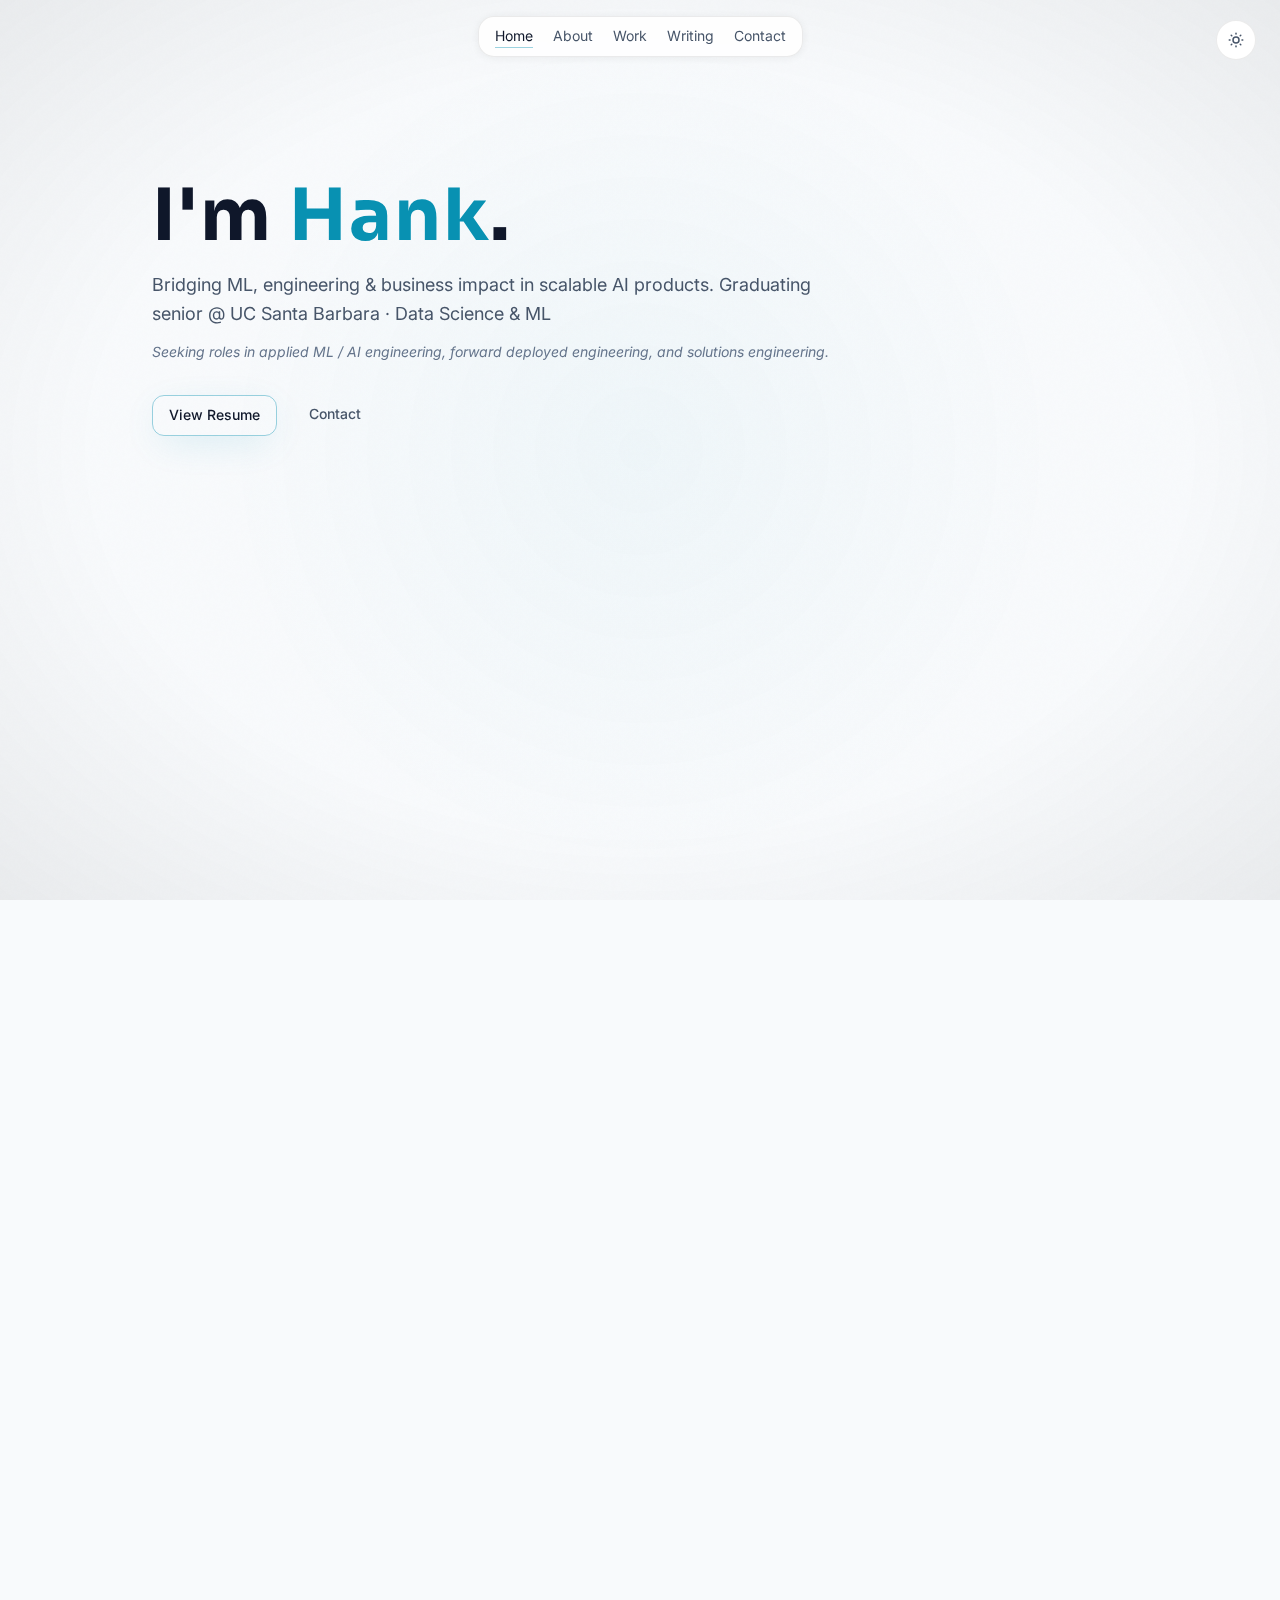
<file: index.html>
<!DOCTYPE html>
<html lang="en">

<head>
    <meta charset="UTF-8">
    <meta name="viewport" content="width=device-width, initial-scale=1.0">
    <meta name="description"
        content="Hank Sha — Bridging ML, engineering & business impact in scalable AI products. Applied ML, AI engineering, and solutions engineering.">
    <meta property="og:title" content="Hank Sha | AI & ML Engineering">
    <meta property="og:description"
        content="Bridging ML, engineering & business impact in scalable AI products. Explore my work in applied ML and AI engineering.">
    <title>Hank Sha</title>
    <!-- Fonts -->
    <link rel="preconnect" href="https://fonts.googleapis.com">
    <link rel="preconnect" href="https://fonts.gstatic.com" crossorigin>
    <link
        href="https://fonts.googleapis.com/css2?family=Inter:wght@400;500;600&family=Sora:wght@400;600;700&display=swap"
        rel="stylesheet">
    <link rel="stylesheet" href="css/style.css">
    <script src="js/theme.js"></script>
</head>

<body>
    <!-- Cursor Aura -->
    <div class="cursor-aura" id="cursor-aura"></div>

    <!-- Theme Toggle -->
    <button id="themeToggle" class="theme-toggle" aria-label="Toggle light mode">
        <svg class="theme-toggle__icon theme-toggle__icon--sun" xmlns="http://www.w3.org/2000/svg" fill="none"
            viewBox="0 0 24 24" stroke="currentColor" stroke-width="2">
            <path stroke-linecap="round" stroke-linejoin="round"
                d="M12 3v1m0 16v1m9-9h-1M4 12H3m15.364 6.364l-.707-.707M6.343 6.343l-.707-.707m12.728 0l-.707.707M6.343 17.657l-.707.707M16 12a4 4 0 11-8 0 4 4 0 018 0z" />
        </svg>
        <svg class="theme-toggle__icon theme-toggle__icon--moon" xmlns="http://www.w3.org/2000/svg" fill="none"
            viewBox="0 0 24 24" stroke="currentColor" stroke-width="2">
            <path stroke-linecap="round" stroke-linejoin="round"
                d="M20.354 15.354A9 9 0 018.646 3.646 9.003 9.003 0 0012 21a9.003 9.003 0 008.354-5.646z" />
        </svg>
    </button>

    <!-- Floating Nav -->
    <nav class="nav">
        <div class="nav__pill">
            <a href="#top" class="nav__link nav__link--active">Home</a>
            <a href="#about" class="nav__link">About</a>
            <a href="#work" class="nav__link">Work</a>
            <a href="#writing" class="nav__link">Writing</a>
            <a href="#contact" class="nav__link">Contact</a>
        </div>
    </nav>

    <main class="container" id="top">
        <!-- Hero Section -->
        <header class="section section--hero">
            <div class="hero__layout">
                <div class="hero__text">
                    <h1 class="hero__title">
                        I'm <span class="text-cyan">Hank</span>.
                    </h1>
                    <p class="hero__subtitle">Bridging ML, engineering &amp; business impact in scalable AI products.
                        Graduating senior @ UC Santa Barbara &middot; Data Science &amp; ML</p>
                    <p class="hero__seeking">Seeking roles in applied ML / AI engineering, forward deployed engineering,
                        and solutions engineering.</p>
                    <div class="hero__cta">
                        <a href="/resume" class="btn btn--primary">View Resume</a>
                        <a href="#contact" class="btn btn--ghost">Contact</a>
                    </div>
                </div>
            </div>
        </header>

        <!-- About Section -->
        <section class="section fade-in" id="about">
            <h2 class="section__title">About</h2>
            <p class="about__tagline">AI enthusiast interested in scaling AI systems.</p>
            <p>I enjoy working across the stack—from ML research to building AI systems that solve real-world problems.
            </p>
            <p>
                Outside of work, I write blogs, train at the gym, explore new music, and occasionally experiment in the
                kitchen.
            </p>

        </section>



        <!-- Skill Map Section -->
        <section class="section fade-in" id="skills">
            <h2 class="section__title">Skill Map</h2>
            <p class="section__intro"></p>
            <div class="skill-grid">
                <div class="skill-column skill-column--strong">
                    <h3 class="skill-column__title">Strong</h3>
                    <ul class="skill-list">
                        <li>Python for production ML (NumPy, PyTorch, pandas)</li>
                        <li>Technical writing &amp; documentation</li>
                        <li>Rapid domain ramp-up</li>
                        <li>Signal extraction (identifying core constraints vs. noise)</li>
                        <li>Structured problem clarification</li>
                        <li>Communicating tradeoffs &amp; uncertainty</li>
                    </ul>
                </div>
                <div class="skill-column skill-column--moderate">
                    <h3 class="skill-column__title">Working Knowledge</h3>
                    <ul class="skill-list">
                        <li>LLM &amp; Transformer systems</li>
                        <li>Experiment design &amp; evaluation pipelines</li>
                        <li>Statistical modeling</li>
                        <li>Cross-functional collaboration</li>
                        <li>JavaScript / lightweight frontend integration</li>
                        <li>Operating under ambiguous requirements</li>
                    </ul>
                </div>
                <div class="skill-column skill-column--growing">
                    <h3 class="skill-column__title">Currently Expanding</h3>
                    <ul class="skill-list">
                        <li>GPU-level optimization (CUDA fundamentals)</li>
                        <li>Distributed training systems</li>
                        <li>Advanced LLM interpretability tooling</li>
                        <li>Technical leadership in multi-person builds</li>
                    </ul>
                </div>
            </div>
        </section>

        <!-- Building/Learning in Public Section -->
        <section class="section fade-in" id="writing">
            <h2 class="section__title">Building/Learning in Public</h2>
            <div class="writing-intro">
                <p>I write to clarify my own thinking. Publishing creates accountability and invites correction from
                    people who know more than I do.</p>
            </div>

            <div class="writing-links">
                <h3 class="writing-links__title">Selected Writing</h3>
                <ul class="writing-list">
                    <li>
                        <a href="https://medium.com/@cubeerea/ai-prompts-i-use-everyday-37f71a7b3cde"
                            class="writing-list__link">5 AI Prompts That Will Seriously Save You 20+ Hours a Week (Free
                            Guide)</a>
                        <span class="writing-list__meta">— Sharing AI prompts in my workflow.</span>
                    </li>
                    <li>
                        <a href="https://medium.com/@cubeerea/5-steps-to-memorizing-the-autograd-implementation-for-good-9e49b683fe9c"
                            class="writing-list__link">Under the Hood of Neural Networks: Implementing Autograd from
                            Scratch</a>
                        <span class="writing-list__meta">— Technical notes on Autograd implementation.</span>
                    </li>
                </ul>
                <p class="writing-cta">
                    <a href="https://medium.com/@cubeerea">More writing on Medium &rarr;</a>
                </p>
            </div>

            <div class="writing-links">
                <h3 class="writing-links__title">Competitions</h3>
                <ul class="writing-list">
                    <li>
                        <a href="https://devpost.com/software/project-nexus" class="writing-list__link" target="_blank"
                            rel="noopener noreferrer">Data4Good Datathon — 1st Place, Civic Engagement &amp; Policy
                            Track</a>
                        <span class="writing-list__meta">— UCSB, 2026. Won the Civic Engagement &amp; Policy track at
                            the Data4Good hackathon.</span>
                    </li>
                </ul>
            </div>
        </section>

        <!-- Selected Work -->
        <section class="section fade-in" id="work">
            <h2 class="section__title">Selected Work</h2>
            <p class="section__intro">Applications of the above. Each follows: Context &rarr; Action &rarr; Lessons</p>

            <!-- Research Role -->
            <article class="experience-card" data-expanded="false">
                <button class="experience-card__header" aria-expanded="false">
                    <div class="experience-card__summary">
                        <h3 class="experience-card__title">Research Assistant</h3>
                        <span class="experience-card__meta">Jun 2025 – Present · Yuzhou Chen's Lab · LLMs, Graph
                            Unlearning</span>
                    </div>
                    <span class="experience-card__toggle" aria-hidden="true">+</span>
                </button>
                <div class="experience-card__content">
                    <div class="experience-card__tldr">
                        <div class="experience-card__tldr-item">
                            <span class="experience-card__tldr-label">The Gist:</span>
                            <span class="experience-card__tldr-value">Second author on research involving LLMs and Graph
                                Unlearning. Built experimental pipelines and optimized local model inference under
                                compute constraints.</span>
                        </div>
                        <div class="experience-card__tldr-item">
                            <span class="experience-card__tldr-label">Key Win:</span>
                            <span class="experience-card__tldr-value">Achieved a 4x speedup in experiment runtimes by
                                optimizing CUDA configurations and quantization settings.</span>
                        </div>
                        <div class="experience-card__tldr-item">
                            <span class="experience-card__tldr-label">Skills:</span>
                            <span class="experience-card__tldr-value">PyTorch, Hugging Face, CUDA, Graph Neural
                                Networks.</span>
                        </div>
                    </div>
                    <hr class="experience-card__divider">
                    <div class="experience-card__section">
                        <h4>Context</h4>
                        <p>Research assistant on projects involving large language models, graph unlearning, and
                            topological graph structures. Primary responsibilities: replicating results from existing
                            papers, implementing experimental pipelines, and supporting ongoing research. Second author
                            on a paper exploring the use of LLMs for node and graph unlearning tasks.</p>
                        <p>Constraints: limited compute budget, tight publication timelines, no dedicated
                            infrastructure.</p>
                    </div>
                    <div class="experience-card__section">
                        <h4>Action</h4>
                        <p><strong>Model inference & systems work:</strong> Set up local inference for an open-source
                            Hugging Face model on my own machine. Worked directly with CUDA, VRAM constraints, and
                            memory optimization. Evaluated vLLM as a serving framework for improved throughput;
                            determined that setup complexity and time constraints made it impractical for this project.
                            Made a deliberate decision to revert to a simpler CUDA-based configuration. Optimized
                            quantization settings and achieved ~4x speedup in experiment runtime.</p>
                        <p><strong>Data collection & tooling:</strong> Tasked with collecting datasets related to AI
                            conference discourse on X (Twitter)—follower graphs, post content, engagement data. Assessed
                            that building a custom scraping solution would be slow, brittle, and blocked by rate limits
                            and firewalls. Recommended using existing third-party tools. No single tool satisfied all
                            requirements, so I combined multiple tools to assemble the dataset—effectively a
                            "frankensteined" pipeline that prioritized speed and reliability over elegance.</p>
                    </div>
                    <div class="experience-card__section">
                        <h4>Lessons</h4>
                        <ul>
                            <li>Sophistication has overhead. A simpler CUDA setup outperformed a more advanced serving
                                framework given the constraints. Knowing when not to use a tool is as important as
                                knowing how.</li>
                            <li>Economic thinking applies to research. Time spent building infrastructure is time not
                                spent running experiments. I learned to evaluate build-vs-buy tradeoffs quickly.</li>
                            <li>Execution quality matters. Replication work and pipeline implementation aren't
                                glamorous, but they're where most research actually happens. Doing them reliably builds
                                trust.</li>
                            <li>Scrappy solutions can be correct solutions. The data pipeline wasn't elegant, but it
                                worked, and the alternative would have taken weeks longer.</li>
                        </ul>
                    </div>
                </div>
            </article>

            <!-- Venture Scout -->
            <article class="experience-card" data-expanded="false">
                <button class="experience-card__header" aria-expanded="false">
                    <div class="experience-card__summary">
                        <h3 class="experience-card__title">Venture Scout</h3>
                        <span class="experience-card__meta">Oct 2025 – Present · Bouken Capital</span>
                    </div>
                    <span class="experience-card__toggle" aria-hidden="true">+</span>
                </button>
                <div class="experience-card__content">
                    <div class="experience-card__tldr">
                        <div class="experience-card__tldr-item">
                            <span class="experience-card__tldr-label">The Gist:</span>
                            <span class="experience-card__tldr-value">Developed a commercial lens for evaluating AI and
                                deep-tech startups at pre-seed and seed stages.</span>
                        </div>
                        <div class="experience-card__tldr-item">
                            <span class="experience-card__tldr-label">Key Win:</span>
                            <span class="experience-card__tldr-value">Built strong technical communication and sourcing
                                skills, bridging deep-tech capabilities with market viability.</span>
                        </div>
                        <div class="experience-card__tldr-item">
                            <span class="experience-card__tldr-label">Skills:</span>
                            <span class="experience-card__tldr-value">Startup Evaluation, Market Research, Professional
                                Outreach.</span>
                        </div>
                    </div>
                    <hr class="experience-card__divider">
                    <div class="experience-card__section">
                        <h4>Context</h4>
                        <p>Part-time scout role at an early-stage fund (pre-seed, seed, early Series A) investing across
                            AI, deep tech, energy, cleantech, and web3. This was a sourcing and light evaluation
                            role—not deal-leading or deep diligence. I did not make or influence investment decisions.
                        </p>
                    </div>
                    <div class="experience-card__section">
                        <h4>Action</h4>
                        <p><strong>Sourcing & outreach:</strong> Sourced startups through university venture clubs,
                            campus events, and founder communities. Conducted high-volume cold outreach via email and
                            LinkedIn. Learned that many student startups were too early for fundraising, and that
                            effective sourcing requires persistence and tolerance for rejection and non-responses.</p>
                        <p><strong>Evaluation & research:</strong> Performed light startup evaluation—value proposition
                            clarity, market opportunity, team background, early traction, competitive landscape.
                            Reviewed pitch decks with a critical but early-stage lens. Summarized findings for partners
                            and answered basic diligence questions when asked.</p>
                        <p><strong>Internal coordination:</strong> Communicated regularly with firm partners. Provided
                            concise updates and timely responses. Helped advise and onboard newer scouts.</p>
                    </div>
                    <div class="experience-card__section">
                        <h4>Lessons</h4>
                        <ul>
                            <li>Communication is foundational. Clarity, tone, and responsiveness matter more than I
                                expected. This role was a training ground for professional communication—cold
                                approaches, follow-ups, handling rejection without disengaging.</li>
                            <li>Early-stage evaluation is different. At pre-seed, there's little data; the work is about
                                identifying potential under uncertainty, not validating traction.</li>
                            <li>Cold outreach is a learned skill. I started uncomfortable with it; I improved through
                                repetition. Rejection is normal and not personal.</li>
                            <li>This role pushed me outside my comfort zone socially, which was valuable independent of
                                any specific outcome.</li>
                        </ul>
                    </div>
                </div>
            </article>

            <!-- Biotech / Clinical Trials -->
            <article class="experience-card" data-expanded="false">
                <button class="experience-card__header" aria-expanded="false">
                    <div class="experience-card__summary">
                        <h3 class="experience-card__title">Clinical Data Science Internship</h3>
                        <span class="experience-card__meta">Aug 2025 – Dec 2025 · Pre-IPO Biotech · Phase II MDD
                            Trial</span>
                    </div>
                    <span class="experience-card__toggle" aria-hidden="true">+</span>
                </button>
                <div class="experience-card__content">
                    <div class="experience-card__tldr">
                        <div class="experience-card__tldr-item">
                            <span class="experience-card__tldr-label">The Gist:</span>
                            <span class="experience-card__tldr-value">Applied ML to Phase II clinical trial data for MDD
                                (Major Depressive Disorder). Conducted deep exploratory data analysis to find signals in
                                high-noise environments.</span>
                        </div>
                        <div class="experience-card__tldr-item">
                            <span class="experience-card__tldr-label">Key Win:</span>
                            <span class="experience-card__tldr-value">Provided a high-integrity technical audit that
                                correctly identified ML as not suitable for the dataset, preventing action on unreliable
                                signals.</span>
                        </div>
                        <div class="experience-card__tldr-item">
                            <span class="experience-card__tldr-label">Skills:</span>
                            <span class="experience-card__tldr-value">XGBoost, Statistical Modeling, EDA,
                                Biostatistics.</span>
                        </div>
                    </div>
                    <hr class="experience-card__divider">
                    <div class="experience-card__section">
                        <h4>Context</h4>
                        <p>Analyzed Phase II clinical trial data for an MDD drug at a pre-IPO biotech company.
                            Objective: use ML and statistical methods to identify potential gaps, latent signals, or
                            patterns not captured by traditional analyses. I had no prior experience in clinical trials
                            or biostatistics.</p>
                        <p>Constraints: small trial size, limited data points, high noise, and significant placebo
                            effects—conditions that are common in psychiatric trials and fundamentally limit what ML can
                            detect.</p>
                    </div>
                    <div class="experience-card__section">
                        <h4>Action</h4>
                        <p><strong>Domain ramp-up:</strong> Navigated extensive clinical trial documentation, unfamiliar
                            terminology, trial protocols, and outcome measures. Synthesized enough context to work
                            effectively within weeks.</p>
                        <p><strong>Exploratory analysis:</strong> Conducted deep EDA—placebo response patterns, subgroup
                            analyses, outcome distribution shifts. Compared findings against traditional statistical
                            outputs to evaluate where additional methods might add signal versus noise.</p>
                        <p><strong>ML experimentation:</strong> Trained multiple classification models to explore
                            whether ML could surface patterns missed by standard analyses. XGBoost performed best among
                            the models tested. However, accuracy and precision were unstable across folds; performance
                            was insufficient for any production or decision-support use. Made a deliberate judgment that
                            these results should not be over-interpreted or presented as actionable.</p>
                    </div>
                    <div class="experience-card__section">
                        <h4>Lessons</h4>
                        <ul>
                            <li>Knowing when ML doesn't apply is part of the job. Small, noisy clinical datasets often
                                lack the statistical power for ML to add value. Recognizing this early prevents wasted
                                effort and misleading conclusions.</li>
                            <li>EDA and domain understanding matter more than model complexity. The most useful insights
                                came from careful exploratory analysis, not from algorithmic sophistication.</li>
                            <li>Negative results are still results. Concluding that ML was not appropriate for this
                                dataset was the correct scientific judgment—not a failure.</li>
                            <li>Unfamiliar domains become navigable quickly with focused reading. Clinical trial
                                structure, terminology, and conventions are learnable; the key is knowing what to
                                prioritize.</li>
                        </ul>
                    </div>
                </div>
            </article>

            <!-- GitRoll Internship -->
            <article class="experience-card" data-expanded="false">
                <button class="experience-card__header" aria-expanded="false">
                    <div class="experience-card__summary">
                        <h3 class="experience-card__title">AI/ML Engineer Intern</h3>
                        <span class="experience-card__meta">Sep 2024 – Apr 2025 · GitRoll (HR-Tech, Pre-Seed)</span>
                    </div>
                    <span class="experience-card__toggle" aria-hidden="true">+</span>
                </button>
                <div class="experience-card__content">
                    <div class="experience-card__tldr">
                        <div class="experience-card__tldr-item">
                            <span class="experience-card__tldr-label">The Gist:</span>
                            <span class="experience-card__tldr-value">Scaled an LLM-based developer evaluation system to
                                1.4M+ users. Focused on prompt engineering, cost optimization, and reducing algorithmic
                                bias.</span>
                        </div>
                        <div class="experience-card__tldr-item">
                            <span class="experience-card__tldr-label">Key Win:</span>
                            <span class="experience-card__tldr-value">Reduced API costs by 13% and improved model
                                performance by 20% through iterative benchmarking of GPT, Gemini, and Claude.</span>
                        </div>
                        <div class="experience-card__tldr-item">
                            <span class="experience-card__tldr-label">Skills:</span>
                            <span class="experience-card__tldr-value">Python, LLMs, NLP, ast-grep, Supervised
                                Learning.</span>
                        </div>
                    </div>
                    <hr class="experience-card__divider">
                    <div class="experience-card__section">
                        <h4>Context</h4>
                        <p>GitRoll is a pre-seed HR-tech startup that scans GitHub repositories to evaluate developer
                            contributions—designed to surface signal beyond resumes and help underrepresented developers
                            get fairer evaluations.</p>
                        <p><strong>How I got here:</strong> As a junior without a summer internship, I attended a demo
                            event at Draper University specifically to network and find opportunities. After initial
                            conversations with the founders, I interviewed but felt I performed poorly due to
                            inexperience. I proposed working unpaid for 1–2 weeks so they could evaluate my contribution
                            before committing. Instead, they gave me a take-home project: evaluate and tune prompts for
                            their LLM-based grading system. Given two weeks, I completed it in one. The work exceeded
                            expectations; I received an offer.</p>
                    </div>
                    <div class="experience-card__section">
                        <h4>Action</h4>
                        <p><strong>LLM & NLP systems:</strong> Led R&D for a uniqueness grading model using LLMs and NLP
                            techniques. The system has been applied to 1.4M+ users. Proposed and implemented improved
                            grading metrics, prompt engineering strategies, and output calibration for consistency.</p>
                        <p><strong>Model evaluation & cost optimization:</strong> Benchmarked LLMs (GPT, Gemini, Claude)
                            for cost and performance tradeoffs. Reduced LLM-related costs by ~13% through model
                            selection and prompt optimization.</p>
                        <p><strong>Repository analysis & bias reduction:</strong> Scanned and analyzed 200+ GitHub
                            repositories. Iterated on grading logic through user collaboration and internal feedback.
                            Improved model performance by ~20% over previous versions. Explicitly worked on bias
                            reduction and fairness-aware evaluation.</p>
                        <p><strong>Supervised learning & labeling:</strong> Manually labeled 216+ GitHub pull request
                            issues. Built classification models achieving ~92% precision. Experimented with word-bank
                            approaches and NLTK-based categorization. Classified issues into 3 impact levels; this logic
                            was integrated into contribution scoring and CURISM metrics.</p>
                        <p><strong>Static analysis & tooling:</strong> Used ast-grep for code linting and analysis.
                            Built a programming language progression roadmap (Python, JavaScript, TypeScript) for
                            developers. Improved internal development velocity by ~30%.</p>
                    </div>
                    <div class="experience-card__section">
                        <h4>Lessons</h4>
                        <ul>
                            <li>Opportunities can be created, not just found. Proposing a trial period was uncomfortable
                                but effective. Execution speaks louder than credentials.</li>
                            <li>Early-stage startups reward breadth. I touched LLM systems, labeling, static analysis,
                                and product iteration—all within a few months. Context-switching is the job.</li>
                            <li>Fairness in ML is a design problem, not just a metrics problem. Bias reduction required
                                iterating on grading logic with real users, not just adjusting thresholds.</li>
                            <li>Speed matters at pre-seed. Completing the take-home in half the time signaled more than
                                the work itself.</li>
                        </ul>
                    </div>
                </div>
            </article>
        </section>

        <!-- Footer / Contact -->
        <footer class="section section--footer fade-in" id="contact">
            <h2 class="section__title">Contact</h2>
            <div class="footer__layout">
                <div class="footer__links">
                    <a href="mailto:hankssha@gmail.com" class="footer__link">Email</a>
                    <a href="https://github.com/cubeerea" class="footer__link">GitHub</a>
                    <a href="https://medium.com/@cubeerea" class="footer__link">Medium</a>
                    <a href="https://www.linkedin.com/in/hank-sha/" class="footer__link">LinkedIn</a>
                    <a href="/resume" class="footer__link">Resume</a>
                </div>
                <p class="footer__timestamp">Last updated: <time datetime="2026-03-21">${datetime}</time></p>
            </div>
        </footer>
    </main>

    <script src="js/main.js"></script>
</body>

</html>
</file>
<file: css/style.css>
/* ========================================
   Portfolio CSS — Dark Modern Design
   Inspired by perryz0.github.io
   ======================================== */

/* CSS Custom Properties */
:root {
    --ink: #0a0f1c;
    --ink-light: #111827;
    --ink-card: #0f1629;
    --cyan: #5ce1e6;
    --cyan-dim: rgba(92, 225, 230, 0.4);
    --cyan-glow: rgba(92, 225, 230, 0.25);
    --white: #ffffff;
    --slate: #94a3b8;
    --slate-dim: #64748b;
    --border: rgba(255, 255, 255, 0.05);
    --border-hover: rgba(255, 255, 255, 0.12);

    --font-ui: 'Inter', ui-sans-serif, system-ui, -apple-system, 'Segoe UI', Roboto, sans-serif;
    --font-display: 'Sora', ui-sans-serif, system-ui, sans-serif;

    --max-width: 64rem;

    color-scheme: dark;
}

/* Light Mode Colors */
html.light {
    --ink: #f8fafc;
    --ink-light: #f1f5f9;
    --ink-card: #ffffff;
    --cyan: #0891b2;
    --cyan-dim: rgba(8, 145, 178, 0.4);
    --cyan-glow: rgba(8, 145, 178, 0.2);
    --white: #0f172a;
    --slate: #475569;
    --slate-dim: #64748b;
    --border: rgba(0, 0, 0, 0.08);
    --border-hover: rgba(0, 0, 0, 0.15);

    color-scheme: light;
}

/* Smooth theme transition — prevents FOUC on load */
html.theme-ready,
html.theme-ready *,
html.theme-ready *::before,
html.theme-ready *::after {
    transition: background-color 0.4s ease-in-out,
        color 0.4s ease-in-out,
        border-color 0.4s ease-in-out,
        box-shadow 0.4s ease-in-out;
}

/* Reset */
*,
*::before,
*::after {
    box-sizing: border-box;
    margin: 0;
    padding: 0;
}

/* Base */
html {
    font-size: 16px;
    -webkit-font-smoothing: antialiased;
    -moz-osx-font-smoothing: grayscale;
    scroll-behavior: smooth;
}

body {
    font-family: var(--font-ui);
    font-size: 1rem;
    line-height: 1.6;
    color: var(--white);
    background: var(--ink);
}

/* Vignette overlay */
body::before {
    content: '';
    position: fixed;
    inset: 0;
    background: radial-gradient(ellipse at center, transparent 50%, rgba(0, 0, 0, 0.4) 100%);
    pointer-events: none;
    z-index: 0;
}

html.light body::before {
    background: radial-gradient(ellipse at center, transparent 60%, rgba(0, 0, 0, 0.06) 100%);
}

/* Noise texture */
body::after {
    content: '';
    position: fixed;
    inset: 0;
    opacity: 0.03;
    background-image: url("data:image/svg+xml,%3Csvg viewBox='0 0 256 256' xmlns='http://www.w3.org/2000/svg'%3E%3Cfilter id='n'%3E%3CfeTurbulence type='fractalNoise' baseFrequency='0.9' numOctaves='4' stitchTiles='stitch'/%3E%3C/filter%3E%3Crect width='100%25' height='100%25' filter='url(%23n)'/%3E%3C/svg%3E");
    pointer-events: none;
    z-index: 0;
}

html.light body::after {
    opacity: 0.015;
}

/* Cursor Aura */
.cursor-aura {
    position: fixed;
    top: 0;
    left: 0;
    width: 100vw;
    height: 100vh;
    pointer-events: none;
    background: radial-gradient(circle 600px at var(--x, 50%) var(--y, 50%), rgba(92, 225, 230, 0.06), transparent 70%);
    transition: background 0.15s;
    z-index: 1;
}

html.light .cursor-aura {
    background: radial-gradient(circle 600px at var(--x, 50%) var(--y, 50%), rgba(8, 145, 178, 0.04), transparent 70%);
}

/* Container */
.container {
    position: relative;
    z-index: 2;
    max-width: var(--max-width);
    margin: 0 auto;
    padding: 7rem 1.5rem 6rem;
}

/* Typography */
h1,
h2,
h3,
h4,
h5,
h6 {
    font-family: var(--font-display);
    letter-spacing: -0.02em;
}

h1 {
    font-size: clamp(2.5rem, 6vw, 4.5rem);
    line-height: 1.1;
    font-weight: 700;
}

h2 {
    font-size: 1.5rem;
    font-weight: 600;
    margin-bottom: 1rem;
}

h3 {
    font-size: 1.125rem;
    font-weight: 600;
}

h4 {
    font-size: 0.875rem;
    color: var(--slate);
    text-transform: uppercase;
    letter-spacing: 0.05em;
    font-weight: 500;
    margin-bottom: 0.5rem;
}

p {
    margin-bottom: 1rem;
    color: var(--slate);
}

p:last-child {
    margin-bottom: 0;
}

a {
    color: var(--white);
    text-decoration: none;
    transition: color 0.2s ease;
}

a:hover {
    text-decoration: underline;
    text-underline-offset: 4px;
}

strong {
    font-weight: 600;
    color: var(--white);
}

ul {
    list-style: none;
}

/* Text Accent */
.text-cyan {
    color: var(--cyan);
}

/* ========================================
   Navigation
   ======================================== */

.nav {
    position: fixed;
    top: 0;
    left: 0;
    right: 0;
    z-index: 40;
    display: flex;
    justify-content: center;
    padding-top: 1rem;
}

.nav__pill {
    display: flex;
    gap: 1.25rem;
    padding: 0.5rem 1rem;
    background: rgba(10, 15, 28, 0.8);
    backdrop-filter: blur(12px);
    -webkit-backdrop-filter: blur(12px);
    border-radius: 1rem;
    border: 1px solid var(--border);
}

html.light .nav__pill {
    background: rgba(255, 255, 255, 0.85);
    box-shadow: 0 1px 8px rgba(0, 0, 0, 0.06);
}

.nav__link {
    font-size: 0.875rem;
    color: var(--slate);
    text-decoration: none;
    transition: color 0.2s ease;
}

.nav__link:hover {
    color: var(--white);
    text-decoration: none;
}

.nav__link--active {
    color: var(--white);
    border-bottom: 1px solid var(--cyan-dim);
}

/* ========================================
   Sections
   ======================================== */

.section {
    margin-bottom: 5rem;
}

.section__title {
    padding-bottom: 0.5rem;
    border-bottom: 1px solid var(--border);
    margin-bottom: 1.5rem;
    color: var(--white);
}

.section__intro {
    color: var(--slate);
    margin-bottom: 1.5rem;
}

/* ========================================
   Hero Section
   ======================================== */

.section--hero {
    padding-top: 4rem;
    padding-bottom: 2rem;
    margin-bottom: 4rem;
}

.hero__layout {
    max-width: 56rem;
}

.hero__title {
    margin-bottom: 1rem;
    letter-spacing: 0.025em;
}

.hero__subtitle {
    font-size: 1.125rem;
    color: var(--slate);
    margin-bottom: 0.75rem;
    max-width: 42rem;
    line-height: 1.6;
}

.hero__seeking {
    font-size: 0.875rem;
    color: var(--slate-dim);
    margin-bottom: 2rem;
    font-style: italic;
}

.hero__cta {
    display: inline-flex;
    gap: 1rem;
}

/* Buttons */
.btn {
    display: inline-block;
    padding: 0.5rem 1rem;
    border-radius: 0.75rem;
    font-size: 0.875rem;
    font-weight: 500;
    text-decoration: none;
    transition: all 0.2s ease;
}

.btn:hover {
    text-decoration: none;
}

.btn--primary {
    border: 1px solid var(--cyan-dim);
    color: var(--white);
    box-shadow: 0 10px 40px -10px var(--cyan-glow);
}

.btn--primary:hover {
    border-color: var(--cyan);
    box-shadow: 0 10px 50px -10px var(--cyan-glow);
}

.btn--ghost {
    color: var(--slate);
}

.btn--ghost:hover {
    color: var(--white);
    text-decoration: underline;
    text-underline-offset: 4px;
}

/* ========================================
   About Section
   ======================================== */

.about__tagline {
    font-family: var(--font-display);
    font-size: 1.5rem;
    font-weight: 700;
    color: var(--white);
    margin-bottom: 1rem;
    letter-spacing: -0.02em;
    background: linear-gradient(135deg, var(--white) 0%, var(--cyan) 100%);
    -webkit-background-clip: text;
    -webkit-text-fill-color: transparent;
    background-clip: text;
}

html.light .about__tagline {
    background: linear-gradient(135deg, #0f172a 0%, #0891b2 100%);
    -webkit-background-clip: text;
    background-clip: text;
}

/* ========================================
   Experience Cards
   ======================================== */

.experience-card {
    border: 1px solid var(--border);
    border-radius: 0.75rem;
    margin-bottom: 1rem;
    background: var(--ink-card);
    transition: border-color 0.3s ease, box-shadow 0.3s ease;
}

.experience-card:hover {
    border-color: var(--border-hover);
    box-shadow: 0 4px 20px -4px rgba(92, 225, 230, 0.08);
}

.experience-card__header {
    display: flex;
    justify-content: space-between;
    align-items: center;
    width: 100%;
    padding: 1.5rem;
    background: none;
    border: none;
    cursor: pointer;
    text-align: left;
    font-family: inherit;
    color: inherit;
}

.experience-card__summary {
    flex: 1;
}

.experience-card__title {
    font-size: 1rem;
    font-weight: 600;
    margin-bottom: 0.25rem;
    color: var(--white);
}

.experience-card__meta {
    font-size: 0.875rem;
    color: var(--slate-dim);
}

.experience-card__toggle {
    font-size: 1.25rem;
    color: var(--slate-dim);
    font-weight: 300;
    width: 24px;
    text-align: center;
    transition: transform 0.3s ease, color 0.2s ease;
}

.experience-card[data-expanded="true"] .experience-card__toggle {
    transform: rotate(45deg);
    color: var(--cyan);
}

.experience-card__content {
    display: none;
    padding: 0 1.5rem 1.5rem;
    border-top: 1px solid var(--border);
}

.experience-card[data-expanded="true"] .experience-card__content {
    display: block;
}

.experience-card__section {
    margin-top: 1.5rem;
}

.experience-card__section:first-child {
    margin-top: 1rem;
}

/* TL;DR Preview */
.experience-card__tldr {
    background: rgba(255, 255, 255, 0.03);
    padding: 1rem 1.5rem;
    margin-bottom: 1.5rem;
    border-radius: 0.5rem;
    font-size: 0.875rem;
    border: 1px solid var(--border);
}

.experience-card__tldr-item {
    margin-bottom: 0.5rem;
}

.experience-card__tldr-item:last-child {
    margin-bottom: 0;
}

.experience-card__tldr-label {
    font-weight: 600;
    color: var(--cyan);
}

.experience-card__tldr-value {
    color: var(--slate);
}

.experience-card__divider {
    border: none;
    border-top: 1px solid var(--border);
    margin: 1.5rem 0;
}

.experience-card__section ul {
    padding-left: 1rem;
}

.experience-card__section li {
    position: relative;
    padding-left: 1.5rem;
    margin-bottom: 0.5rem;
    color: var(--slate);
}

.experience-card__section li::before {
    content: '>';
    position: absolute;
    left: 0;
    color: var(--cyan-dim);
    font-weight: bold;
    font-size: 0.875rem;
}

/* ========================================
   Writing Section
   ======================================== */

.writing-intro {
    margin-bottom: 2rem;
}

.writing-intro p {
    color: var(--slate);
}

.writing-links {
    margin-bottom: 2rem;
}

.writing-links+.writing-links {
    margin-top: 2.5rem;
}

.writing-links__title {
    font-size: 0.75rem;
    text-transform: uppercase;
    letter-spacing: 0.1em;
    color: var(--slate-dim);
    margin-bottom: 1rem;
}

.writing-list li {
    margin-bottom: 1rem;
}

.writing-list__link {
    font-weight: 500;
    color: var(--white);
    text-decoration: underline;
    text-decoration-color: rgba(255, 255, 255, 0.1);
    text-underline-offset: 4px;
    transition: text-decoration-color 0.2s ease;
}

.writing-list__link:hover {
    text-decoration-color: var(--cyan);
}

.writing-list__meta {
    color: var(--slate-dim);
    font-size: 0.875rem;
}

.writing-cta {
    margin-top: 1.5rem;
}

.writing-cta a {
    font-size: 0.875rem;
    color: var(--slate);
}

.writing-cta a:hover {
    color: var(--cyan);
}

/* ========================================
   Skill Grid
   ======================================== */

.skill-grid {
    display: grid;
    grid-template-columns: repeat(3, 1fr);
    gap: 1.5rem;
}

.skill-column {
    padding: 1.5rem;
    background: var(--ink-card);
    border-radius: 0.75rem;
    border: 1px solid var(--border);
    transition: border-color 0.3s ease;
}

.skill-column:hover {
    border-color: var(--border-hover);
}

.skill-column__title {
    font-size: 0.75rem;
    text-transform: uppercase;
    letter-spacing: 0.1em;
    margin-bottom: 1rem;
    padding-bottom: 0.5rem;
    border-bottom: 1px solid var(--border);
}

.skill-column--strong .skill-column__title {
    color: var(--cyan);
}

.skill-column--moderate .skill-column__title {
    color: var(--slate);
}

.skill-column--growing .skill-column__title {
    color: var(--slate-dim);
}

.skill-list li {
    font-size: 0.875rem;
    color: var(--slate);
    margin-bottom: 0.5rem;
    padding-left: 1rem;
    position: relative;
}

.skill-list li::before {
    content: '>';
    position: absolute;
    left: 0;
    color: var(--cyan-dim);
    font-size: 0.75rem;
}

/* ========================================
   Footer
   ======================================== */

.section--footer {
    padding-top: 2rem;
    border-top: 1px solid var(--border);
    margin-bottom: 0;
}

.footer__layout {
    display: flex;
    flex-wrap: wrap;
    align-items: center;
    justify-content: space-between;
    gap: 1rem;
}

.footer__links {
    display: flex;
    flex-wrap: wrap;
    gap: 1.5rem;
}

.footer__link {
    font-size: 0.875rem;
    color: var(--slate);
    text-decoration: none;
    transition: color 0.2s ease;
}

.footer__link:hover {
    color: var(--white);
    text-decoration: underline;
    text-underline-offset: 4px;
}

.footer__timestamp {
    font-size: 0.75rem;
    color: var(--slate-dim);
    margin: 0;
}

.footer__timestamp time {
    color: var(--slate);
}

/* ========================================
   Fade-in Animations
   ======================================== */

.fade-in {
    opacity: 0;
    transform: translateY(20px);
    transition: opacity 0.6s ease-out, transform 0.6s ease-out;
}

.fade-in.visible {
    opacity: 1;
    transform: translateY(0);
}

/* ========================================
   Focus States
   ======================================== */

a:focus-visible,
button:focus-visible {
    outline: 2px solid var(--cyan);
    outline-offset: 2px;
}

/* Selection */
::selection {
    background: var(--cyan);
    color: var(--ink);
}

/* ========================================
   Theme Toggle Button
   ======================================== */

.theme-toggle {
    position: fixed;
    top: 1.25rem;
    right: 1.5rem;
    width: 40px;
    height: 40px;
    border: 1px solid var(--border);
    border-radius: 50%;
    background: var(--ink-card);
    cursor: pointer;
    display: flex;
    align-items: center;
    justify-content: center;
    z-index: 50;
    transition: transform 0.15s ease, border-color 0.3s ease, background-color 0.4s ease-in-out;
}

.theme-toggle:hover {
    border-color: var(--border-hover);
    transform: scale(1.05);
}

.theme-toggle:active {
    transform: scale(0.95);
}

.theme-toggle__icon {
    width: 18px;
    height: 18px;
    color: var(--slate);
    position: absolute;
    transition: opacity 0.3s ease-in-out, transform 0.5s ease-in-out;
}

/* Sun icon — hidden in dark mode (default), shown in light mode */
.theme-toggle__icon--sun {
    opacity: 0;
    transform: rotate(-90deg);
}

html.light .theme-toggle__icon--sun {
    opacity: 1;
    transform: rotate(0deg);
}

/* Moon icon — shown in dark mode (default), hidden in light mode */
.theme-toggle__icon--moon {
    opacity: 1;
    transform: rotate(0deg);
}

html.light .theme-toggle__icon--moon {
    opacity: 0;
    transform: rotate(90deg);
}

/* ========================================
   Print styles
   ======================================== */

@media print {
    .experience-card__content {
        display: block !important;
    }

    .experience-card__toggle,
    .nav,
    .cursor-aura {
        display: none;
    }

    body::before,
    body::after {
        display: none;
    }

    body {
        background: white;
        color: black;
    }

    .container {
        max-width: 100%;
        padding: 0;
    }
}

/* ========================================
   Responsive Design
   ======================================== */

/* Tablet (768px and below) */
@media (max-width: 768px) {
    .container {
        padding: 6rem 1rem 4rem;
    }

    .section {
        margin-bottom: 3.5rem;
    }

    .section--hero {
        padding-top: 2rem;
    }

    .hero__title {
        font-size: 2.5rem;
    }

    .hero__subtitle {
        font-size: 1rem;
    }

    .skill-grid {
        grid-template-columns: repeat(2, 1fr);
        gap: 1rem;
    }

    .nav__pill {
        gap: 0.75rem;
        padding: 0.4rem 0.75rem;
    }

    .nav__link {
        font-size: 0.8rem;
    }



    .footer__layout {
        flex-direction: column;
        align-items: flex-start;
    }
}

/* Mobile (480px and below) */
@media (max-width: 480px) {
    html {
        font-size: 15px;
    }

    .container {
        padding: 5rem 0.75rem 3rem;
    }

    .section {
        margin-bottom: 2.5rem;
    }

    .hero__title {
        font-size: 2rem;
    }

    .hero__subtitle {
        font-size: 0.875rem;
    }

    .hero__cta {
        flex-direction: column;
        gap: 0.75rem;
    }

    .btn {
        text-align: center;
    }

    .about__tagline {
        font-size: 1.25rem;
    }

    .skill-grid {
        grid-template-columns: 1fr;
        gap: 0.75rem;
    }

    .skill-column {
        padding: 1rem;
    }

    .experience-card__header {
        padding: 1rem;
    }

    .experience-card__title {
        font-size: 0.875rem;
    }

    .experience-card__meta {
        font-size: 0.75rem;
    }

    .experience-card__content {
        padding: 0 1rem 1rem;
    }

    .experience-card__tldr {
        padding: 0.75rem 1rem;
        font-size: 0.75rem;
    }

    .footer__links {
        flex-direction: column;
        gap: 0.75rem;
    }

    .footer__link {
        display: block;
        padding: 0.75rem 1rem;
        background: var(--ink-light);
        border-radius: 0.5rem;
        text-align: center;
    }

    .footer__link:hover {
        background: var(--border-hover);
        text-decoration: none;
    }

    .nav__pill {
        gap: 0.5rem;
        padding: 0.35rem 0.5rem;
    }

    .nav__link {
        font-size: 0.75rem;
    }



    .cursor-aura {
        display: none;
    }
}

/* Touch devices */
@media (hover: none) and (pointer: coarse) {
    .cursor-aura {
        display: none;
    }

    a,
    button {
        min-height: 44px;
        min-width: 44px;
    }

    .experience-card__header {
        min-height: 60px;
    }
}
</file>
